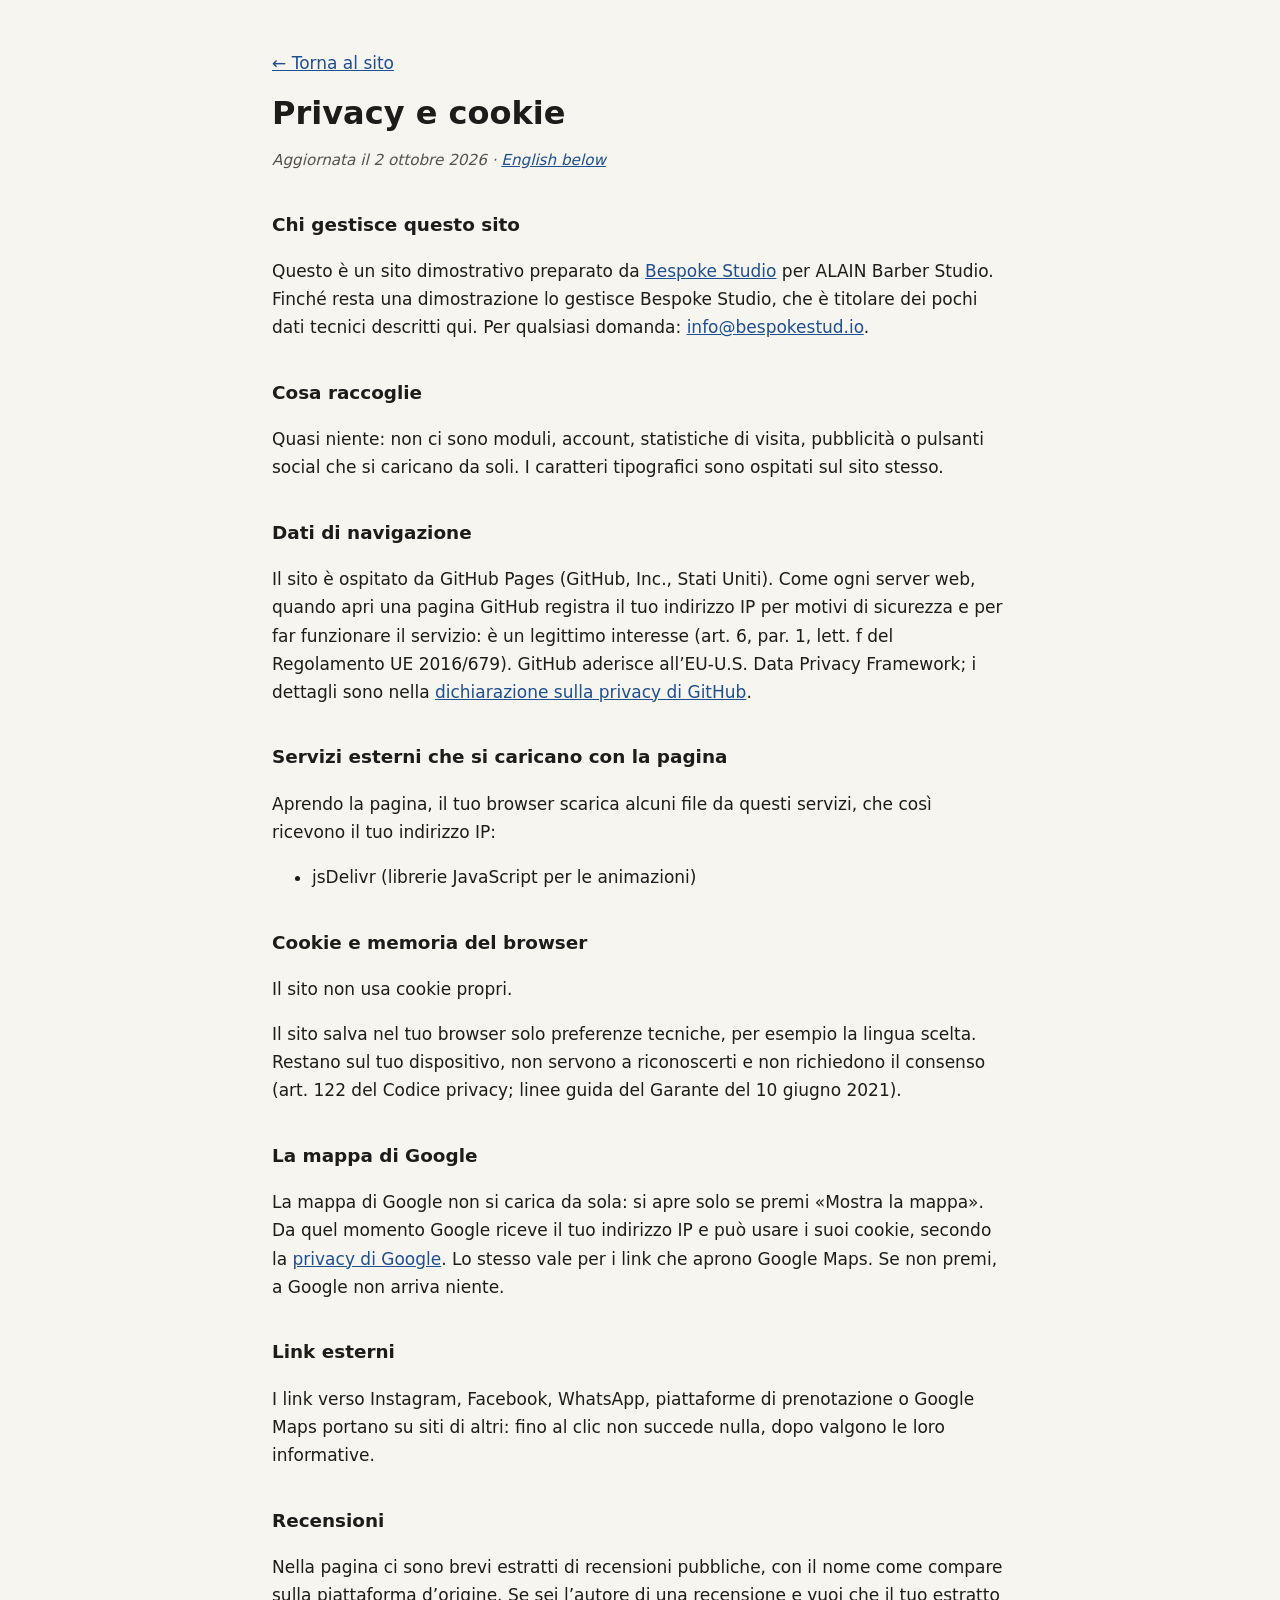
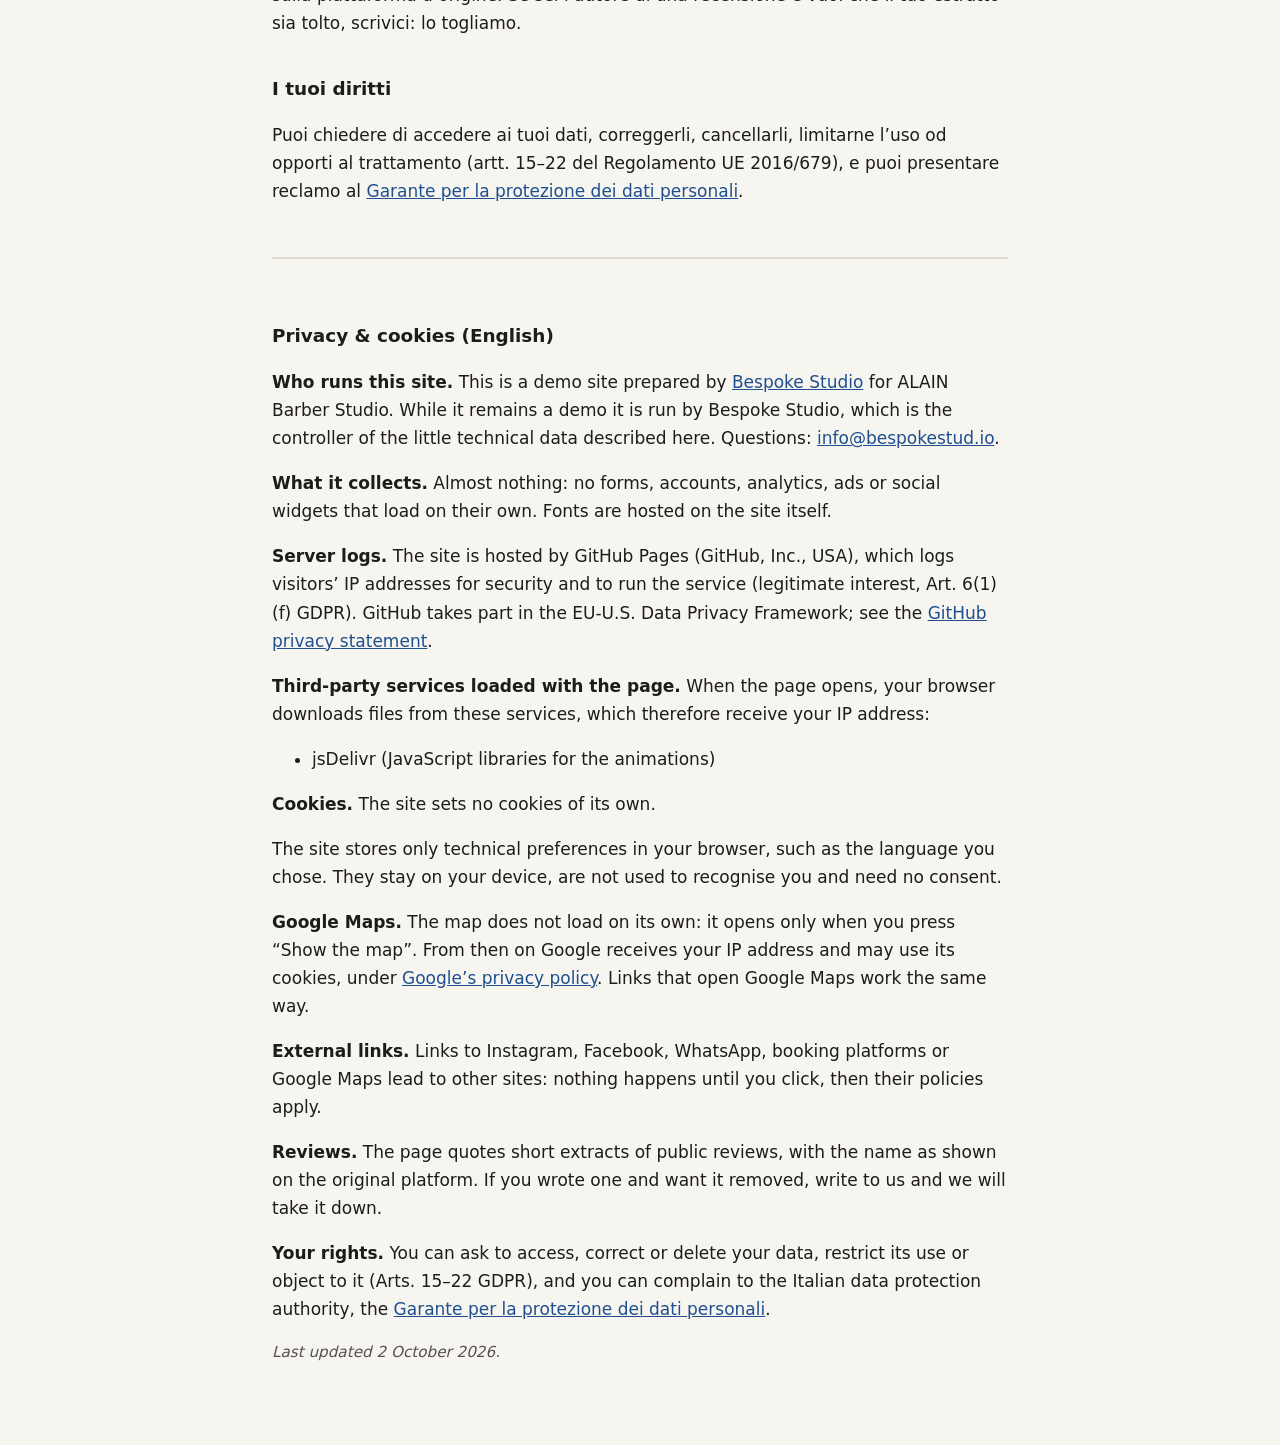
<file: privacy.html>
<!DOCTYPE html>
<html lang="it">
<head>
  <meta charset="UTF-8">
  <meta name="viewport" content="width=device-width, initial-scale=1.0">
  <meta name="robots" content="noindex">
  <title>Privacy e cookie · ALAIN Barber Studio</title>
  <meta name="description" content="Informativa privacy e cookie del sito ALAIN Barber Studio.">
  <style>
    body { margin: 0; background: #f7f5f0; color: #1d1c1a; font: 17px/1.65 system-ui, -apple-system, "Segoe UI", Roboto, sans-serif; }
    main { max-width: 46rem; margin: 0 auto; padding: 32px 20px 64px; }
    h1 { font-size: 2rem; line-height: 1.2; margin: 0.4em 0 0.2em; }
    h2 { font-size: 1.15rem; margin: 2em 0 0.4em; }
    a { color: #1f4f8f; }
    .data { color: #55524c; font-style: italic; font-size: 0.95rem; }
    .en { margin-top: 3em; padding-top: 1.5em; border-top: 2px solid #ddd8cc; }
    code { font-size: 0.9em; background: #ebe7dc; padding: 0 4px; border-radius: 3px; }
  </style>
</head>
<body>
<main>
  <p><a href="index.html">← Torna al sito</a></p>
  <h1>Privacy e cookie</h1>
  <p class="data">Aggiornata il 2 ottobre 2026 · <a href="#english" lang="en">English below</a></p>
  <h2>Chi gestisce questo sito</h2>
  <p>Questo è un sito dimostrativo preparato da <a href="https://bespokestud.io" rel="noopener">Bespoke Studio</a> per ALAIN Barber Studio. Finché resta una dimostrazione lo gestisce Bespoke Studio, che è titolare dei pochi dati tecnici descritti qui. Per qualsiasi domanda: <a href="mailto:info@bespokestud.io">info@bespokestud.io</a>.</p>
  <h2>Cosa raccoglie</h2>
  <p>Quasi niente: non ci sono moduli, account, statistiche di visita, pubblicità o pulsanti social che si caricano da soli. I caratteri tipografici sono ospitati sul sito stesso.</p>
  <h2>Dati di navigazione</h2>
  <p>Il sito è ospitato da GitHub Pages (GitHub, Inc., Stati Uniti). Come ogni server web, quando apri una pagina GitHub registra il tuo indirizzo IP per motivi di sicurezza e per far funzionare il servizio: è un legittimo interesse (art. 6, par. 1, lett. f del Regolamento UE 2016/679). GitHub aderisce all’EU-U.S. Data Privacy Framework; i dettagli sono nella <a href="https://docs.github.com/site-policy/privacy-policies/github-general-privacy-statement" rel="noopener">dichiarazione sulla privacy di GitHub</a>.</p>
  <h2>Servizi esterni che si caricano con la pagina</h2>
  <p>Aprendo la pagina, il tuo browser scarica alcuni file da questi servizi, che così ricevono il tuo indirizzo IP:</p>
  <ul><li>jsDelivr (librerie JavaScript per le animazioni)</li></ul>
  <h2>Cookie e memoria del browser</h2>
  <p>Il sito non usa cookie propri.</p>
  <p>Il sito salva nel tuo browser solo preferenze tecniche, per esempio la lingua scelta. Restano sul tuo dispositivo, non servono a riconoscerti e non richiedono il consenso (art. 122 del Codice privacy; linee guida del Garante del 10 giugno 2021).</p>
  <h2>La mappa di Google</h2>
  <p>La mappa di Google non si carica da sola: si apre solo se premi «Mostra la mappa». Da quel momento Google riceve il tuo indirizzo IP e può usare i suoi cookie, secondo la <a href="https://policies.google.com/privacy?hl=it" rel="noopener">privacy di Google</a>. Lo stesso vale per i link che aprono Google Maps. Se non premi, a Google non arriva niente.</p>
  <h2>Link esterni</h2>
  <p>I link verso Instagram, Facebook, WhatsApp, piattaforme di prenotazione o Google Maps portano su siti di altri: fino al clic non succede nulla, dopo valgono le loro informative.</p>
  <h2>Recensioni</h2>
  <p>Nella pagina ci sono brevi estratti di recensioni pubbliche, con il nome come compare sulla piattaforma d’origine. Se sei l’autore di una recensione e vuoi che il tuo estratto sia tolto, scrivici: lo togliamo.</p>
  <h2>I tuoi diritti</h2>
  <p>Puoi chiedere di accedere ai tuoi dati, correggerli, cancellarli, limitarne l’uso od opporti al trattamento (artt. 15–22 del Regolamento UE 2016/679), e puoi presentare reclamo al <a href="https://www.garanteprivacy.it" rel="noopener">Garante per la protezione dei dati personali</a>.</p>
  <div class="en" id="english" lang="en">
    <h2>Privacy &amp; cookies (English)</h2>
    <p><strong>Who runs this site.</strong> This is a demo site prepared by <a href="https://bespokestud.io" rel="noopener">Bespoke Studio</a> for ALAIN Barber Studio. While it remains a demo it is run by Bespoke Studio, which is the controller of the little technical data described here. Questions: <a href="mailto:info@bespokestud.io">info@bespokestud.io</a>.</p>
    <p><strong>What it collects.</strong> Almost nothing: no forms, accounts, analytics, ads or social widgets that load on their own. Fonts are hosted on the site itself.</p>
    <p><strong>Server logs.</strong> The site is hosted by GitHub Pages (GitHub, Inc., USA), which logs visitors’ IP addresses for security and to run the service (legitimate interest, Art. 6(1)(f) GDPR). GitHub takes part in the EU-U.S. Data Privacy Framework; see the <a href="https://docs.github.com/site-policy/privacy-policies/github-general-privacy-statement" rel="noopener">GitHub privacy statement</a>.</p>
    <p><strong>Third-party services loaded with the page.</strong> When the page opens, your browser downloads files from these services, which therefore receive your IP address:</p><ul><li>jsDelivr (JavaScript libraries for the animations)</li></ul>
    <p><strong>Cookies.</strong> The site sets no cookies of its own.</p>
    <p>The site stores only technical preferences in your browser, such as the language you chose. They stay on your device, are not used to recognise you and need no consent.</p>
    <p><strong>Google Maps.</strong> The map does not load on its own: it opens only when you press “Show the map”. From then on Google receives your IP address and may use its cookies, under <a href="https://policies.google.com/privacy?hl=en" rel="noopener">Google’s privacy policy</a>. Links that open Google Maps work the same way.</p>
    <p><strong>External links.</strong> Links to Instagram, Facebook, WhatsApp, booking platforms or Google Maps lead to other sites: nothing happens until you click, then their policies apply.</p>
    <p><strong>Reviews.</strong> The page quotes short extracts of public reviews, with the name as shown on the original platform. If you wrote one and want it removed, write to us and we will take it down.</p>
    <p><strong>Your rights.</strong> You can ask to access, correct or delete your data, restrict its use or object to it (Arts. 15–22 GDPR), and you can complain to the Italian data protection authority, the <a href="https://www.garanteprivacy.it" rel="noopener">Garante per la protezione dei dati personali</a>.</p>
    <p class="data">Last updated 2 October 2026.</p>
  </div>
</main>
</body>
</html>
</file>
